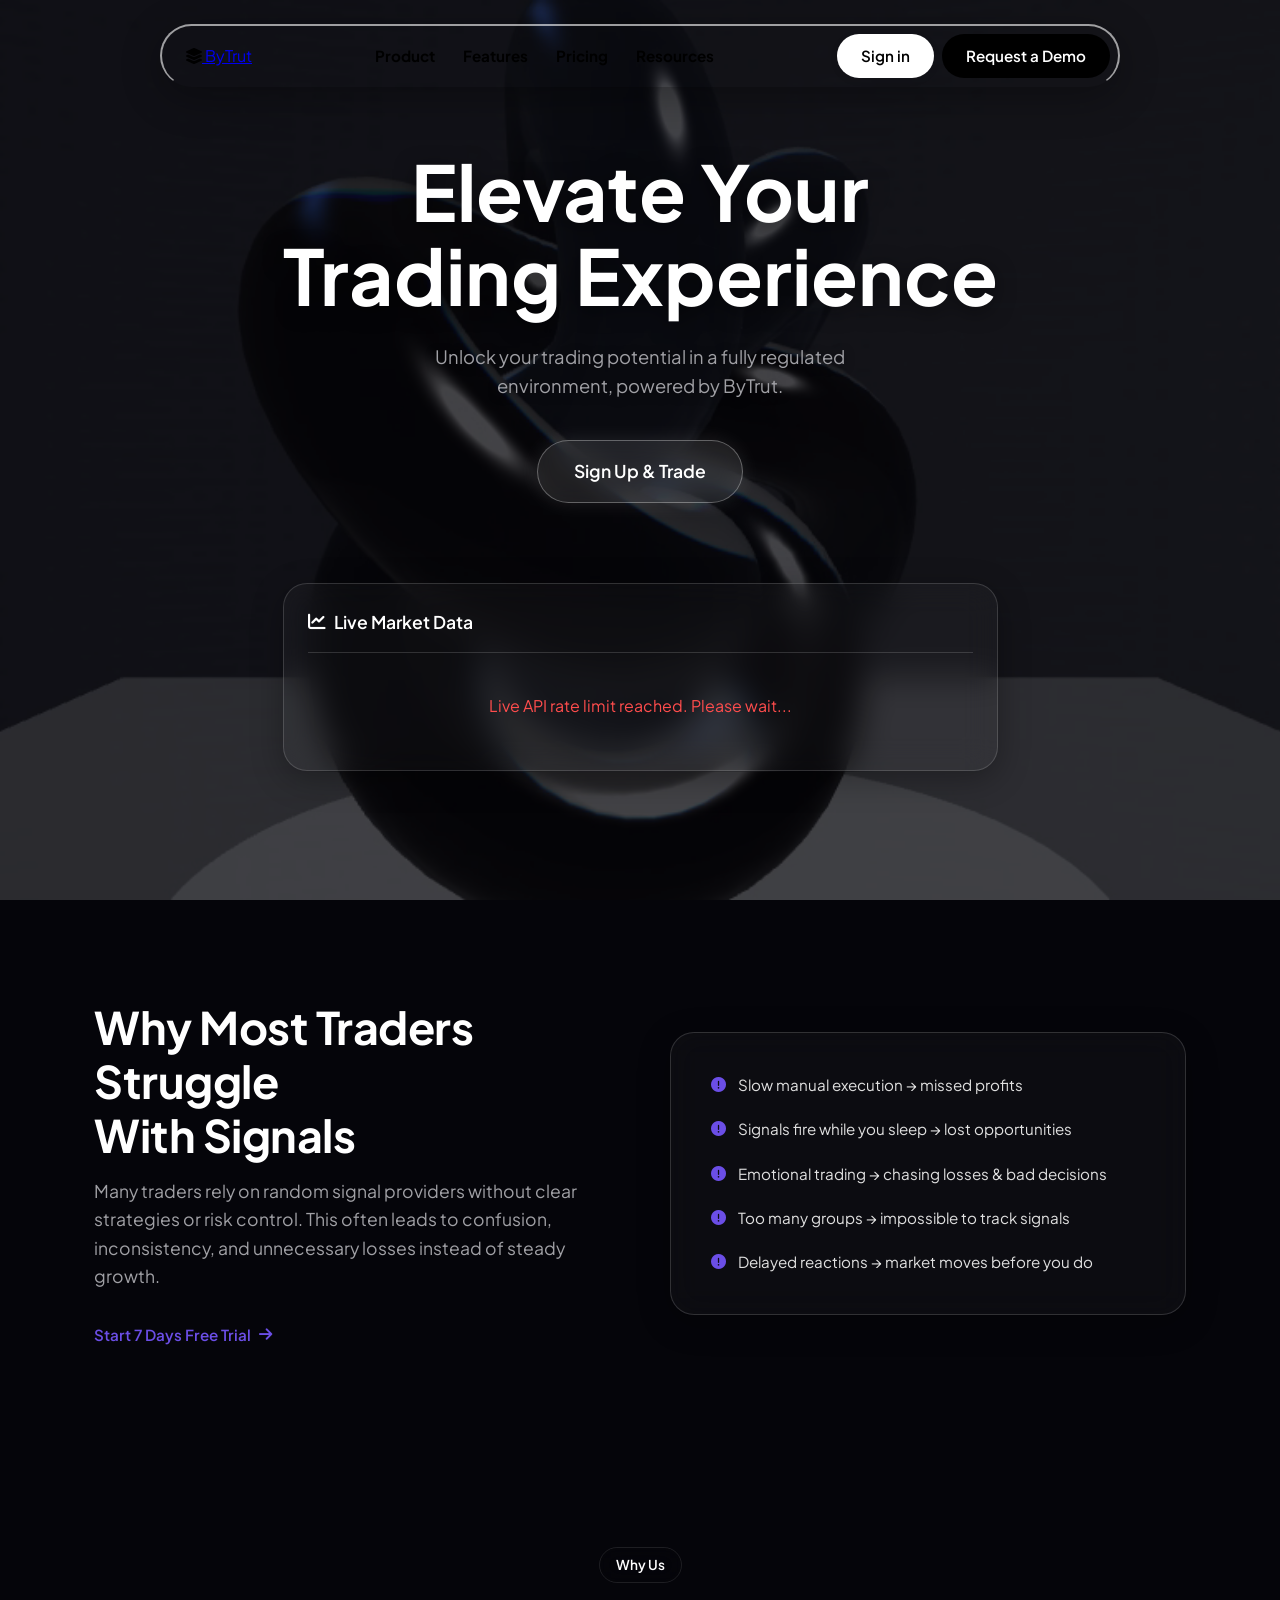
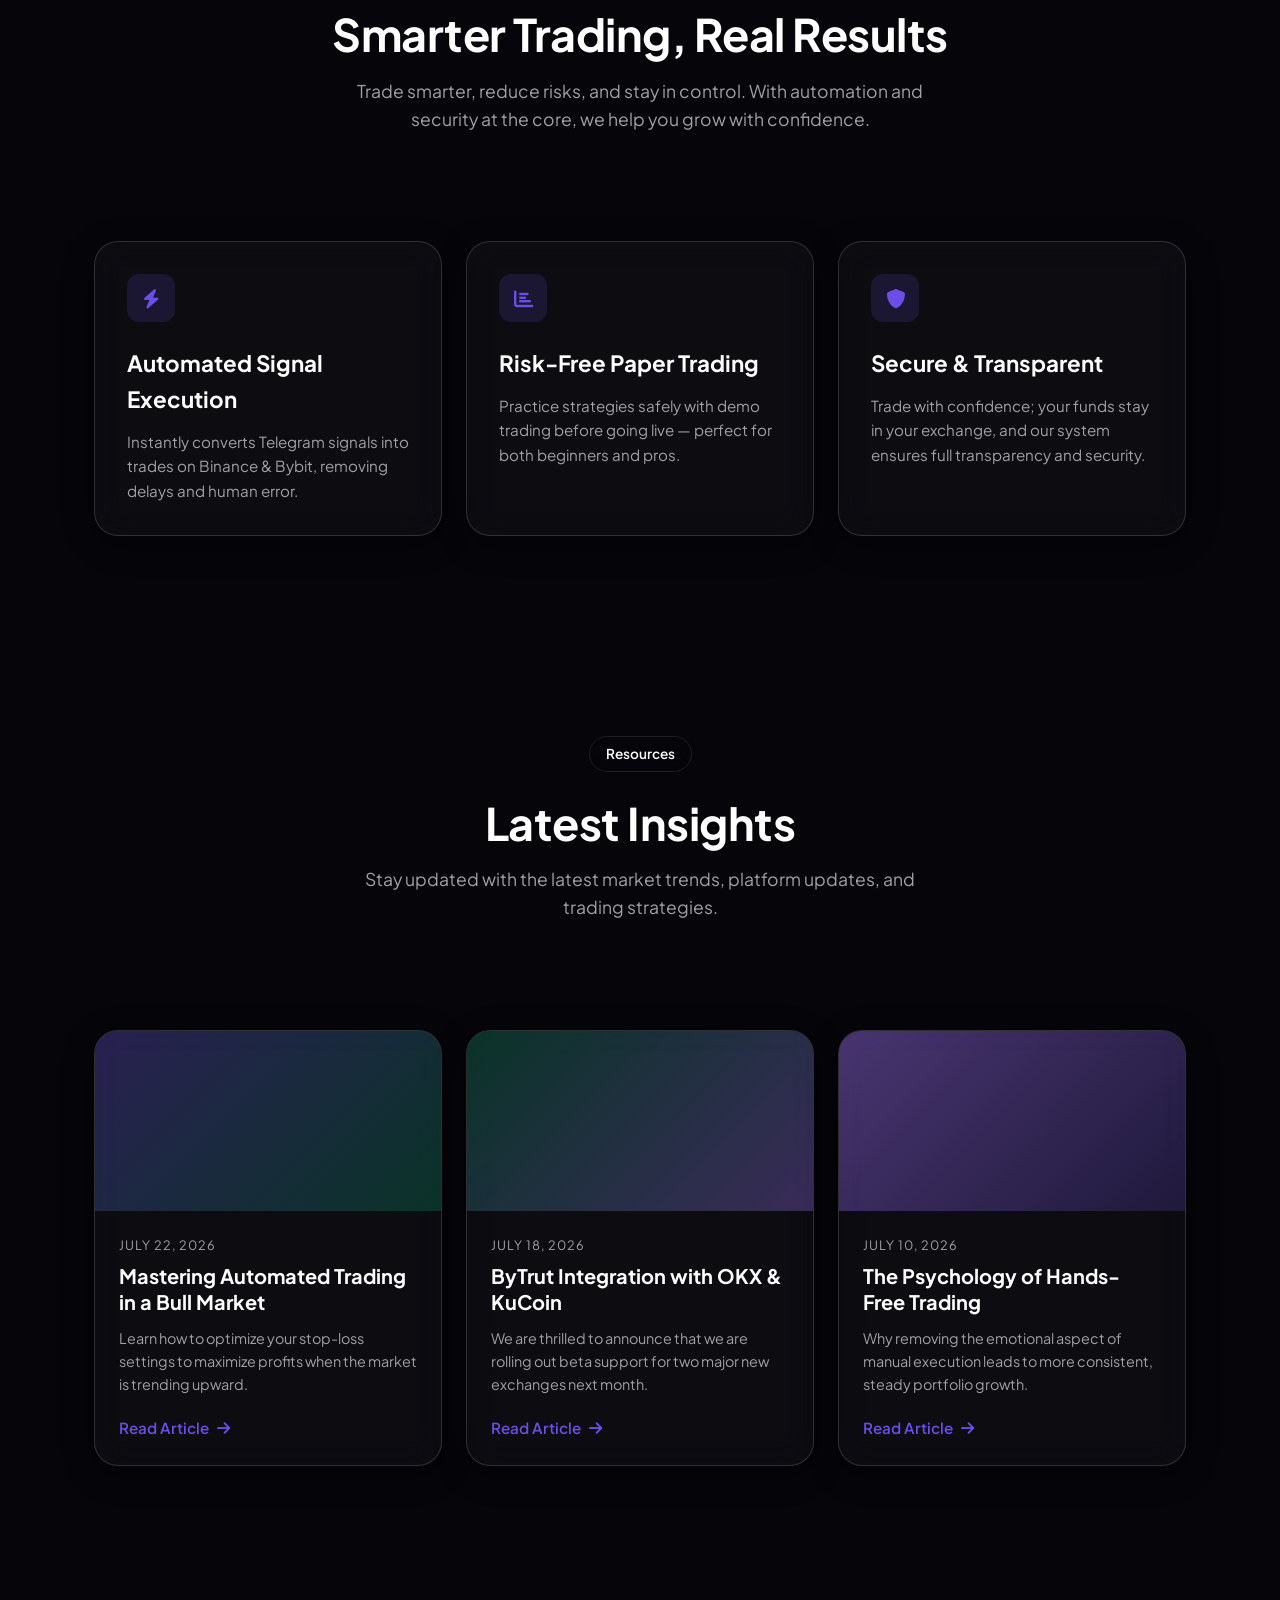
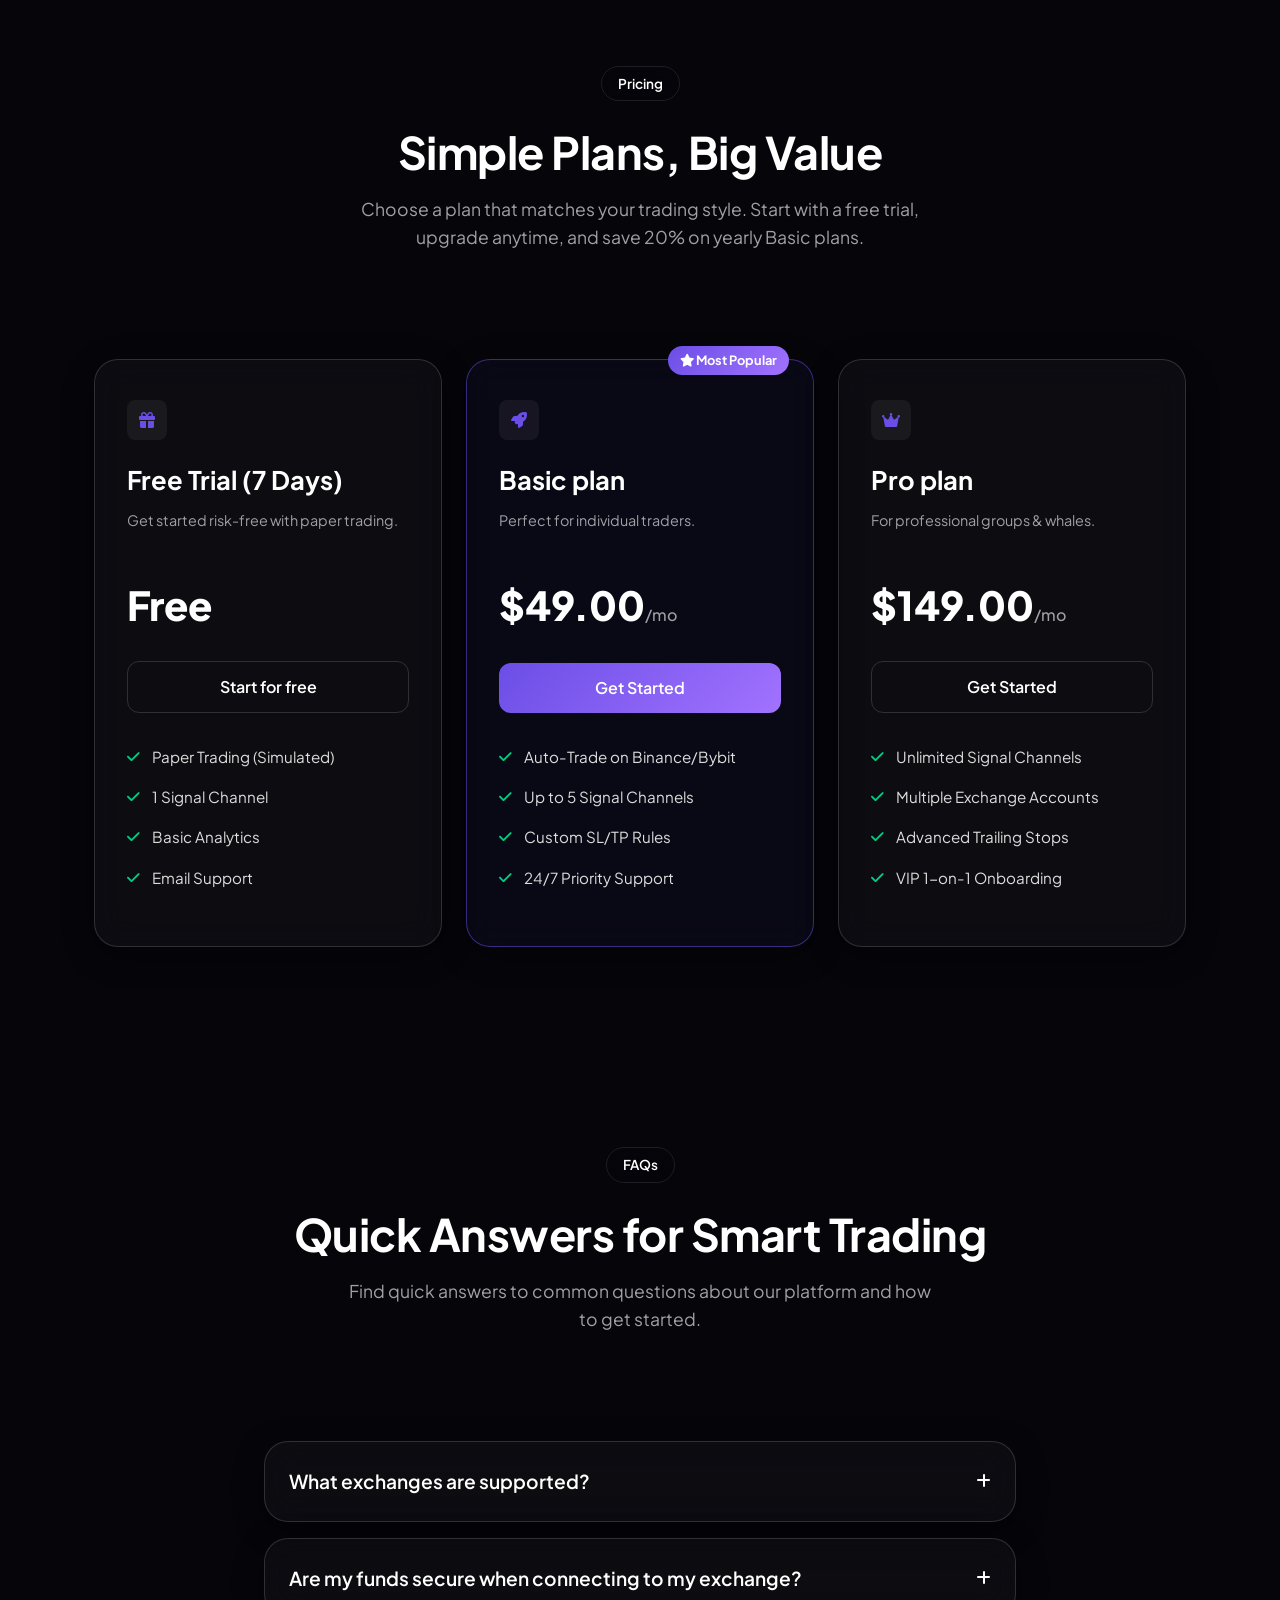
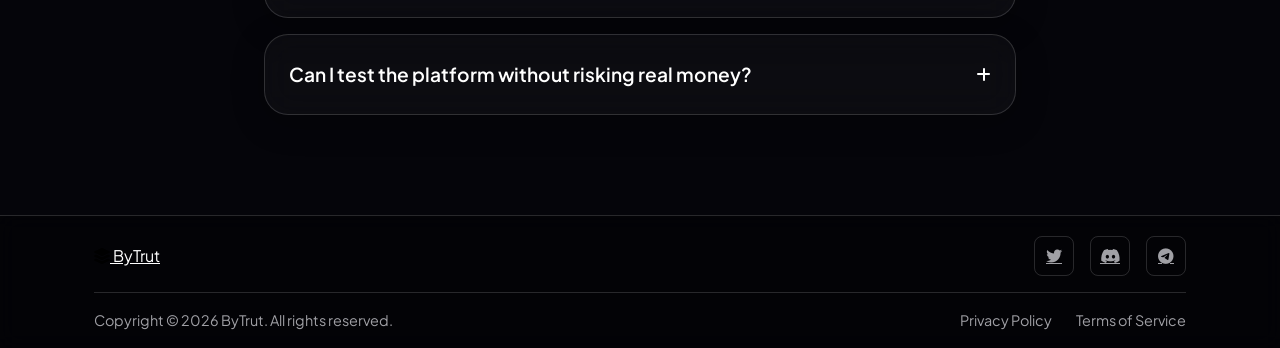
<file: index.html>
<!DOCTYPE html>
<html lang="en">
<head>
    <meta charset="UTF-8">
    <meta name="viewport" content="width=device-width, initial-scale=1.0, maximum-scale=1.0, user-scalable=yes">
    <title>ByTrut • Elevate Your Trading Experience</title>
    <!-- Font Awesome Icons -->
    <link rel="stylesheet" href="https://cdnjs.cloudflare.com/ajax/libs/font-awesome/6.0.0-beta3/css/all.min.css">
    <!-- Local CSS -->
    <link rel="stylesheet" href="style.css">
</head>
<body>

<!-- Video Background -->
<video autoplay loop muted playsinline id="bg-video">
    <source src="3d-glass-spin-animation-1784720254450.webm" type="video/webm">
</video>
<div class="video-overlay"></div>

<!-- Navigation (Pill Header) -->
<nav class="navbar">
    <div class="nav-container">
        <a href="index.html" class="logo">
            <span class="logo-icon"><i class="fas fa-layer-group"></i></span>
            ByTrut
        </a>
        <div class="nav-links" id="nav-links">
            <a href="#features">Product</a>
            <a href="#features">Features</a>
            <a href="#pricing">Pricing</a>
            <a href="#blog">Resources</a>
        </div>
        <div class="nav-buttons" id="nav-buttons">
            <a href="#pricing" class="nav-btn-outline">Sign in</a>
            <a href="#pricing" class="nav-btn-solid">Request a Demo</a>
        </div>
        <div class="mobile-menu-btn" id="mobile-menu-btn">
            <i class="fas fa-bars"></i>
        </div>
    </div>
</nav>

<main>
    <!-- Hero -->
    <section class="hero">
        <div class="container hero-content">
            <h1 class="reveal">Elevate Your<br>Trading Experience</h1>
            <p class="reveal" style="transition-delay: 0.1s;">Unlock your trading potential in a fully regulated<br>environment, powered by ByTrut.</p>
            <div class="hero-actions reveal" style="transition-delay: 0.2s;">
                <a href="#pricing" class="btn btn-glass-glow">Sign Up & Trade</a>
            </div>
            
            <!-- Live Crypto Prices -->
            <div class="crypto-ticker-wrapper glass-card reveal" style="transition-delay: 0.3s;">
                <div class="crypto-header">
                    <h3><i class="fas fa-chart-line"></i> Live Market Data</h3>
                </div>
                <div id="crypto-ticker" class="crypto-ticker">
                    <div class="loading-prices">Fetching live data...</div>
                </div>
            </div>
        </div>
    </section>

    <!-- Why Most Traders Struggle -->
    <section id="struggle">
        <div class="container">
            <div class="struggle-grid">
                <div class="reveal">
                    <h2 class="section-title">Why Most Traders Struggle<br>With Signals</h2>
                    <p class="section-subtitle">Many traders rely on random signal providers without clear strategies or risk control. This often leads to confusion, inconsistency, and unnecessary losses instead of steady growth.</p>
                    <a href="#pricing" class="link-arrow">Start 7 Days Free Trial <i class="fas fa-arrow-right"></i></a>
                </div>
                <div class="reveal struggle-list-card glass-card">
                    <ul class="struggle-list">
                        <li><i class="fas fa-exclamation-circle"></i> Slow manual execution → missed profits</li>
                        <li><i class="fas fa-exclamation-circle"></i> Signals fire while you sleep → lost opportunities</li>
                        <li><i class="fas fa-exclamation-circle"></i> Emotional trading → chasing losses & bad decisions</li>
                        <li><i class="fas fa-exclamation-circle"></i> Too many groups → impossible to track signals</li>
                        <li><i class="fas fa-exclamation-circle"></i> Delayed reactions → market moves before you do</li>
                    </ul>
                </div>
            </div>
        </div>
    </section>

    <!-- Smarter Trading -->
    <section id="features">
        <div class="container">
            <div class="reveal section-header">
                <span class="badge badge-outline">Why Us</span>
                <h2 class="section-title">Smarter Trading, Real Results</h2>
                <p class="section-subtitle center">Trade smarter, reduce risks, and stay in control. With automation and security at the core, we help you grow with confidence.</p>
            </div>
            <div class="cards-grid">
                <div class="feature-card glass-card reveal">
                    <div class="icon-wrapper"><i class="fas fa-bolt"></i></div>
                    <h3>Automated Signal Execution</h3>
                    <p>Instantly converts Telegram signals into trades on Binance & Bybit, removing delays and human error.</p>
                </div>
                <div class="feature-card glass-card reveal" style="transition-delay: 0.1s;">
                    <div class="icon-wrapper"><i class="fas fa-chart-bar"></i></div>
                    <h3>Risk-Free Paper Trading</h3>
                    <p>Practice strategies safely with demo trading before going live — perfect for both beginners and pros.</p>
                </div>
                <div class="feature-card glass-card reveal" style="transition-delay: 0.2s;">
                    <div class="icon-wrapper"><i class="fas fa-shield-alt"></i></div>
                    <h3>Secure & Transparent</h3>
                    <p>Trade with confidence; your funds stay in your exchange, and our system ensures full transparency and security.</p>
                </div>
            </div>
        </div>
    </section>

    <!-- Blog Section -->
    <section id="blog">
        <div class="container">
            <div class="reveal section-header">
                <span class="badge badge-outline">Resources</span>
                <h2 class="section-title">Latest Insights</h2>
                <p class="section-subtitle center">Stay updated with the latest market trends, platform updates, and trading strategies.</p>
            </div>
            <div class="cards-grid">
                <a href="blog.html#post1" class="blog-card glass-card reveal">
                    <div class="blog-img" style="background: linear-gradient(135deg, rgba(107,78,230,0.3), rgba(0,208,132,0.2));"></div>
                    <div class="blog-content">
                        <span class="blog-date">July 22, 2026</span>
                        <h3>Mastering Automated Trading in a Bull Market</h3>
                        <p>Learn how to optimize your stop-loss settings to maximize profits when the market is trending upward.</p>
                        <span class="link-arrow">Read Article <i class="fas fa-arrow-right"></i></span>
                    </div>
                </a>
                <a href="blog.html#post2" class="blog-card glass-card reveal" style="transition-delay: 0.1s;">
                    <div class="blog-img" style="background: linear-gradient(135deg, rgba(0,208,132,0.2), rgba(162,114,255,0.3));"></div>
                    <div class="blog-content">
                        <span class="blog-date">July 18, 2026</span>
                        <h3>ByTrut Integration with OKX & KuCoin</h3>
                        <p>We are thrilled to announce that we are rolling out beta support for two major new exchanges next month.</p>
                        <span class="link-arrow">Read Article <i class="fas fa-arrow-right"></i></span>
                    </div>
                </a>
                <a href="blog.html#post3" class="blog-card glass-card reveal" style="transition-delay: 0.2s;">
                    <div class="blog-img" style="background: linear-gradient(135deg, rgba(162,114,255,0.4), rgba(107,78,230,0.2));"></div>
                    <div class="blog-content">
                        <span class="blog-date">July 10, 2026</span>
                        <h3>The Psychology of Hands-Free Trading</h3>
                        <p>Why removing the emotional aspect of manual execution leads to more consistent, steady portfolio growth.</p>
                        <span class="link-arrow">Read Article <i class="fas fa-arrow-right"></i></span>
                    </div>
                </a>
            </div>
        </div>
    </section>

    <!-- Pricing -->
    <section id="pricing">
        <div class="container">
            <div class="reveal section-header">
                <span class="badge badge-outline">Pricing</span>
                <h2 class="section-title">Simple Plans, Big Value</h2>
                <p class="section-subtitle center">Choose a plan that matches your trading style. Start with a free trial, upgrade anytime, and save 20% on yearly Basic plans.</p>
            </div>
            <div class="pricing-grid">
                <div class="pricing-card glass-card reveal">
                    <div class="plan-icon"><i class="fas fa-gift"></i></div>
                    <h3>Free Trial (7 Days)</h3>
                    <p class="plan-desc">Get started risk-free with paper trading.</p>
                    <div class="price">Free</div>
                    <a href="#" class="btn btn-outline-full">Start for free</a>
                    <ul class="pricing-features">
                        <li><i class="fas fa-check"></i> Paper Trading (Simulated)</li>
                        <li><i class="fas fa-check"></i> 1 Signal Channel</li>
                        <li><i class="fas fa-check"></i> Basic Analytics</li>
                        <li><i class="fas fa-check"></i> Email Support</li>
                    </ul>
                </div>
                <div class="pricing-card glass-card highlight reveal" style="transition-delay: 0.1s;">
                    <span class="best-value"><i class="fas fa-star"></i> Most Popular</span>
                    <div class="plan-icon"><i class="fas fa-rocket"></i></div>
                    <h3>Basic plan</h3>
                    <p class="plan-desc">Perfect for individual traders.</p>
                    <div class="price">$49.00<span>/mo</span></div>
                    <a href="#" class="btn btn-primary-full">Get Started</a>
                    <ul class="pricing-features">
                        <li><i class="fas fa-check"></i> Auto-Trade on Binance/Bybit</li>
                        <li><i class="fas fa-check"></i> Up to 5 Signal Channels</li>
                        <li><i class="fas fa-check"></i> Custom SL/TP Rules</li>
                        <li><i class="fas fa-check"></i> 24/7 Priority Support</li>
                    </ul>
                </div>
                <div class="pricing-card glass-card reveal" style="transition-delay: 0.2s;">
                    <div class="plan-icon"><i class="fas fa-crown"></i></div>
                    <h3>Pro plan</h3>
                    <p class="plan-desc">For professional groups & whales.</p>
                    <div class="price">$149.00<span>/mo</span></div>
                    <a href="#" class="btn btn-outline-full">Get Started</a>
                    <ul class="pricing-features">
                        <li><i class="fas fa-check"></i> Unlimited Signal Channels</li>
                        <li><i class="fas fa-check"></i> Multiple Exchange Accounts</li>
                        <li><i class="fas fa-check"></i> Advanced Trailing Stops</li>
                        <li><i class="fas fa-check"></i> VIP 1-on-1 Onboarding</li>
                    </ul>
                </div>
            </div>
        </div>
    </section>

    <!-- FAQ -->
    <section id="faq">
        <div class="container faq-wrapper">
            <div class="reveal section-header">
                <span class="badge badge-outline">FAQs</span>
                <h2 class="section-title">Quick Answers for Smart Trading</h2>
                <p class="section-subtitle center">Find quick answers to common questions about our platform and how to get started.</p>
            </div>

            <div class="faq-list">
                <div class="faq-row glass-card reveal">
                    <div class="faq-question">
                        <h4>What exchanges are supported?</h4>
                        <i class="fas fa-plus"></i>
                    </div>
                    <div class="faq-answer">
                        <p>We currently support Binance and Bybit for automated trading. We are working on adding OKX and KuCoin in the near future.</p>
                    </div>
                </div>
                <div class="faq-row glass-card reveal">
                    <div class="faq-question">
                        <h4>Are my funds secure when connecting to my exchange?</h4>
                        <i class="fas fa-plus"></i>
                    </div>
                    <div class="faq-answer">
                        <p>Yes. We use API keys that only have 'Trade' permissions. We never ask for or require 'Withdrawal' permissions, meaning your funds can never leave your exchange account.</p>
                    </div>
                </div>
                <div class="faq-row glass-card reveal">
                    <div class="faq-question">
                        <h4>Can I test the platform without risking real money?</h4>
                        <i class="fas fa-plus"></i>
                    </div>
                    <div class="faq-answer">
                        <p>Absolutely. We offer a full Paper Trading mode during your 7-day free trial so you can see how the automation performs with virtual funds.</p>
                    </div>
                </div>
            </div>
        </div>
    </section>
</main>

<footer>
    <div class="container">
        <div class="footer-top">
            <a href="#" class="logo footer-logo">
                <span class="logo-icon"><i class="fas fa-layer-group"></i></span>
                ByTrut
            </a>
            <div class="footer-socials">
                <a href="#"><i class="fab fa-twitter"></i></a>
                <a href="#"><i class="fab fa-discord"></i></a>
                <a href="#"><i class="fab fa-telegram"></i></a>
            </div>
        </div>
        <div class="footer-bottom">
            <span>Copyright © 2026 ByTrut. All rights reserved.</span>
            <div class="footer-links">
                <a href="#">Privacy Policy</a>
                <a href="#">Terms of Service</a>
            </div>
        </div>
    </div>
</footer>

<!-- Local JS -->
<script src="script.js"></script>
</body>
</html>
</file>
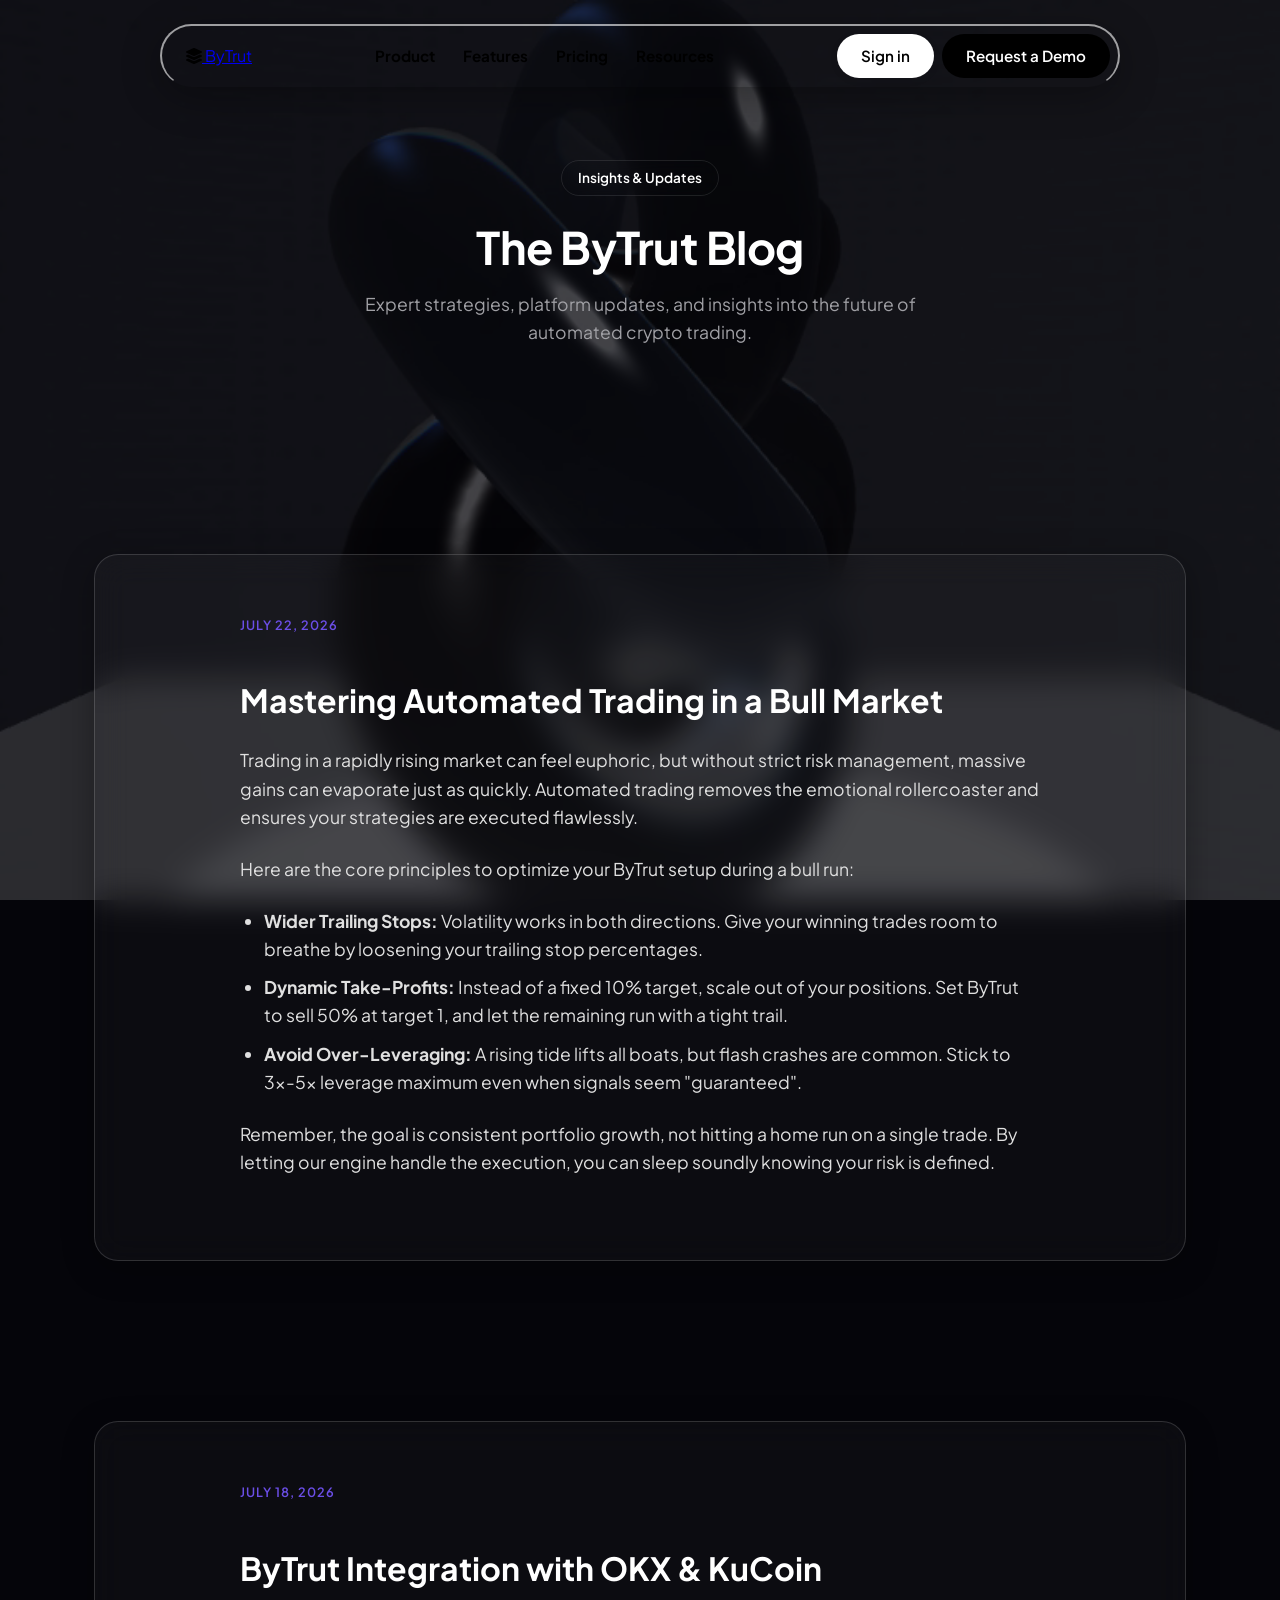
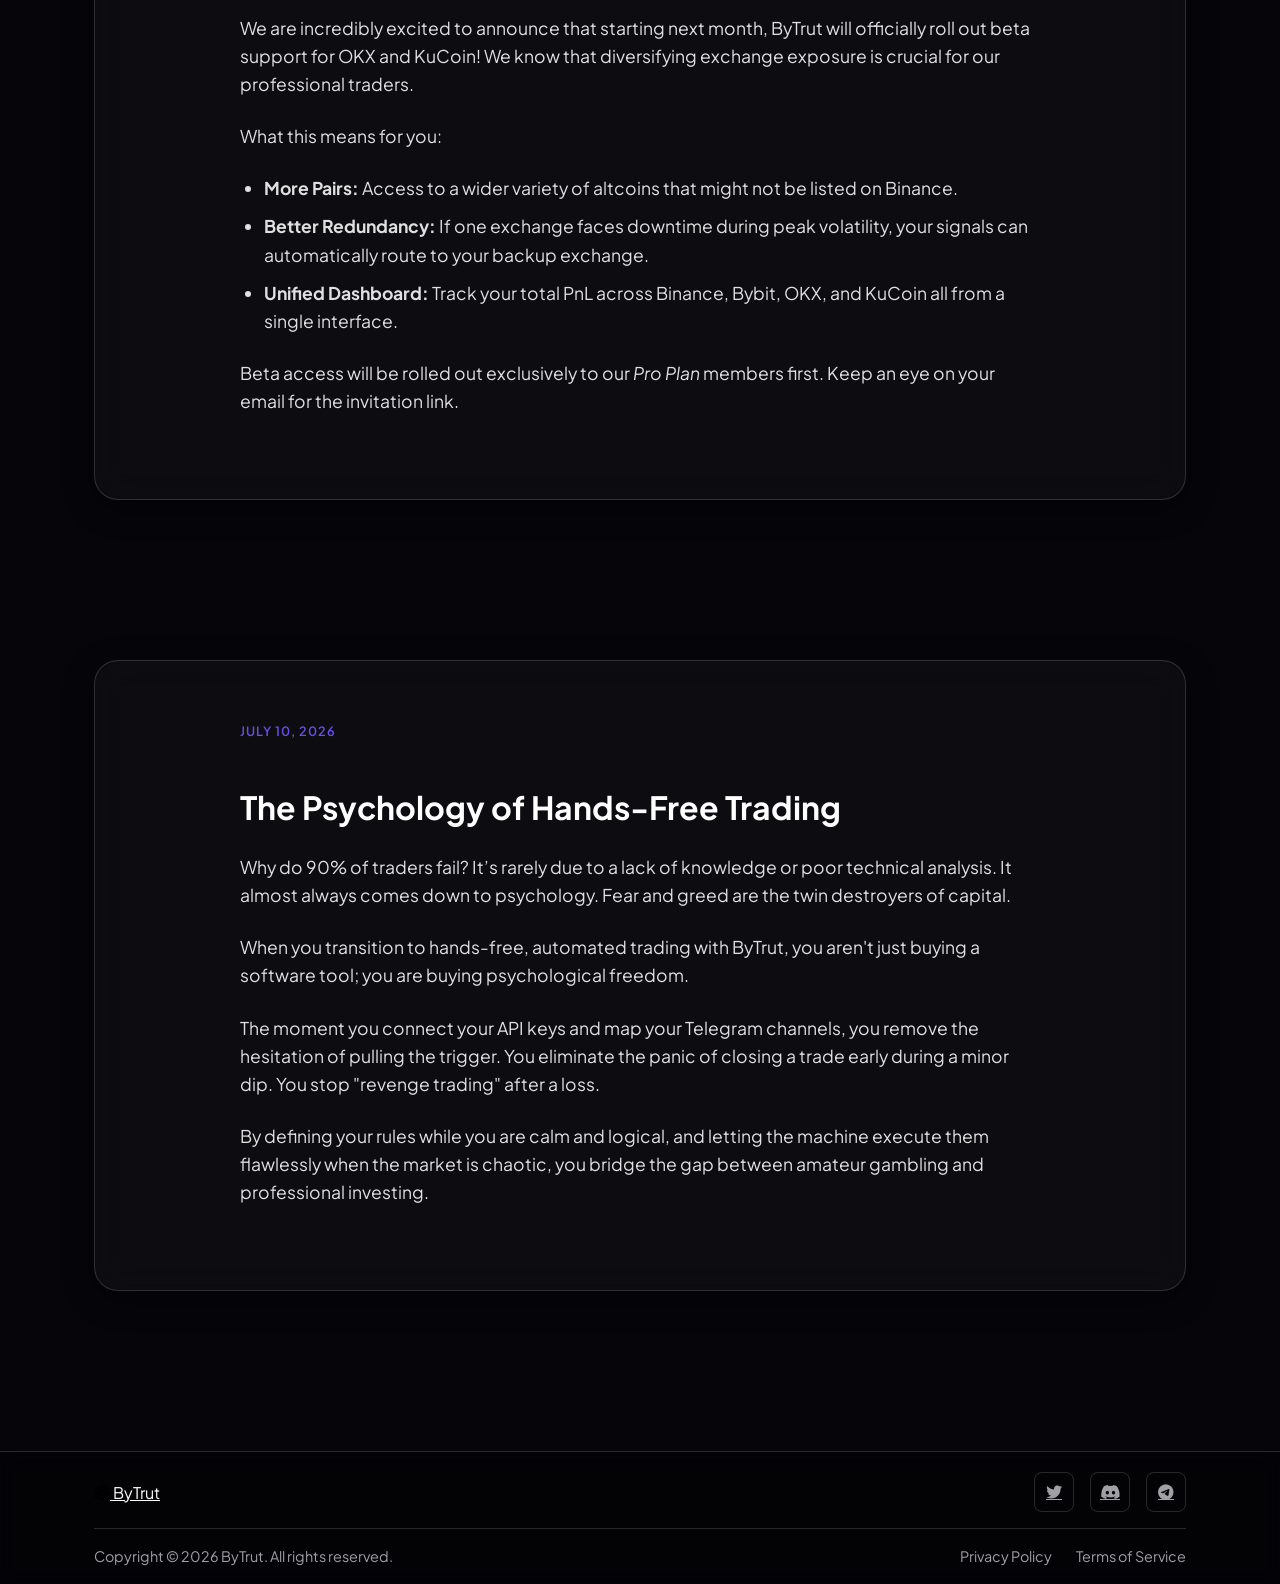
<file: blog.html>
<!DOCTYPE html>
<html lang="en">
<head>
    <meta charset="UTF-8">
    <meta name="viewport" content="width=device-width, initial-scale=1.0, maximum-scale=1.0, user-scalable=yes">
    <title>Blog • ByTrut</title>
    <!-- Font Awesome Icons -->
    <link rel="stylesheet" href="https://cdnjs.cloudflare.com/ajax/libs/font-awesome/6.0.0-beta3/css/all.min.css">
    <!-- Local CSS -->
    <link rel="stylesheet" href="style.css">
</head>
<body>

<!-- Video Background -->
<video autoplay loop muted playsinline id="bg-video">
    <source src="3d-glass-spin-animation-1784720254450.webm" type="video/webm">
</video>
<div class="video-overlay"></div>

<!-- Navigation (Pill Header) -->
<nav class="navbar">
    <div class="nav-container">
        <a href="index.html" class="logo">
            <span class="logo-icon"><i class="fas fa-layer-group"></i></span>
            ByTrut
        </a>
        <div class="nav-links" id="nav-links">
            <a href="index.html#features">Product</a>
            <a href="index.html#features">Features</a>
            <a href="index.html#pricing">Pricing</a>
            <a href="index.html#blog">Resources</a>
        </div>
        <div class="nav-buttons" id="nav-buttons">
            <a href="index.html#pricing" class="nav-btn-outline">Sign in</a>
            <a href="index.html#pricing" class="nav-btn-solid">Request a Demo</a>
        </div>
        <div class="mobile-menu-btn" id="mobile-menu-btn">
            <i class="fas fa-bars"></i>
        </div>
    </div>
</nav>

<main>
    <section class="blog-post-hero">
        <div class="container">
            <span class="badge badge-outline">Insights & Updates</span>
            <h1 class="section-title">The ByTrut Blog</h1>
            <p class="section-subtitle center">Expert strategies, platform updates, and insights into the future of automated crypto trading.</p>
        </div>
    </section>

    <section id="post1" style="padding-top: 0;">
        <div class="container">
            <div class="glass-card" style="padding: 60px; margin-bottom: 60px;">
                <div class="blog-post-content reveal">
                    <span class="blog-date" style="color: var(--primary); font-weight: 600; display: block; margin-bottom: 16px;">July 22, 2026</span>
                    <h2>Mastering Automated Trading in a Bull Market</h2>
                    <p>Trading in a rapidly rising market can feel euphoric, but without strict risk management, massive gains can evaporate just as quickly. Automated trading removes the emotional rollercoaster and ensures your strategies are executed flawlessly.</p>
                    <p>Here are the core principles to optimize your ByTrut setup during a bull run:</p>
                    <ul>
                        <li><strong>Wider Trailing Stops:</strong> Volatility works in both directions. Give your winning trades room to breathe by loosening your trailing stop percentages.</li>
                        <li><strong>Dynamic Take-Profits:</strong> Instead of a fixed 10% target, scale out of your positions. Set ByTrut to sell 50% at target 1, and let the remaining run with a tight trail.</li>
                        <li><strong>Avoid Over-Leveraging:</strong> A rising tide lifts all boats, but flash crashes are common. Stick to 3x-5x leverage maximum even when signals seem "guaranteed".</li>
                    </ul>
                    <p>Remember, the goal is consistent portfolio growth, not hitting a home run on a single trade. By letting our engine handle the execution, you can sleep soundly knowing your risk is defined.</p>
                </div>
            </div>
        </div>
    </section>

    <section id="post2" style="padding-top: 0;">
        <div class="container">
            <div class="glass-card" style="padding: 60px; margin-bottom: 60px;">
                <div class="blog-post-content reveal">
                    <span class="blog-date" style="color: var(--primary); font-weight: 600; display: block; margin-bottom: 16px;">July 18, 2026</span>
                    <h2>ByTrut Integration with OKX & KuCoin</h2>
                    <p>We are incredibly excited to announce that starting next month, ByTrut will officially roll out beta support for OKX and KuCoin! We know that diversifying exchange exposure is crucial for our professional traders.</p>
                    <p>What this means for you:</p>
                    <ul>
                        <li><strong>More Pairs:</strong> Access to a wider variety of altcoins that might not be listed on Binance.</li>
                        <li><strong>Better Redundancy:</strong> If one exchange faces downtime during peak volatility, your signals can automatically route to your backup exchange.</li>
                        <li><strong>Unified Dashboard:</strong> Track your total PnL across Binance, Bybit, OKX, and KuCoin all from a single interface.</li>
                    </ul>
                    <p>Beta access will be rolled out exclusively to our <em>Pro Plan</em> members first. Keep an eye on your email for the invitation link.</p>
                </div>
            </div>
        </div>
    </section>

    <section id="post3" style="padding-top: 0;">
        <div class="container">
            <div class="glass-card" style="padding: 60px; margin-bottom: 60px;">
                <div class="blog-post-content reveal">
                    <span class="blog-date" style="color: var(--primary); font-weight: 600; display: block; margin-bottom: 16px;">July 10, 2026</span>
                    <h2>The Psychology of Hands-Free Trading</h2>
                    <p>Why do 90% of traders fail? It’s rarely due to a lack of knowledge or poor technical analysis. It almost always comes down to psychology. Fear and greed are the twin destroyers of capital.</p>
                    <p>When you transition to hands-free, automated trading with ByTrut, you aren't just buying a software tool; you are buying psychological freedom.</p>
                    <p>The moment you connect your API keys and map your Telegram channels, you remove the hesitation of pulling the trigger. You eliminate the panic of closing a trade early during a minor dip. You stop "revenge trading" after a loss.</p>
                    <p>By defining your rules while you are calm and logical, and letting the machine execute them flawlessly when the market is chaotic, you bridge the gap between amateur gambling and professional investing.</p>
                </div>
            </div>
        </div>
    </section>
</main>

<footer>
    <div class="container">
        <div class="footer-top">
            <a href="index.html" class="logo footer-logo">
                <span class="logo-icon"><i class="fas fa-layer-group"></i></span>
                ByTrut
            </a>
            <div class="footer-socials">
                <a href="#"><i class="fab fa-twitter"></i></a>
                <a href="#"><i class="fab fa-discord"></i></a>
                <a href="#"><i class="fab fa-telegram"></i></a>
            </div>
        </div>
        <div class="footer-bottom">
            <span>Copyright © 2026 ByTrut. All rights reserved.</span>
            <div class="footer-links">
                <a href="#">Privacy Policy</a>
                <a href="#">Terms of Service</a>
            </div>
        </div>
    </div>
</footer>

<!-- Local JS -->
<script src="script.js"></script>
</body>
</html>
</file>
<file: style.css>
/* ----- CSS Variables & Reset ----- */
@import url('https://fonts.googleapis.com/css2?family=Plus+Jakarta+Sans:wght@400;500;600;700;800&display=swap');

* {
    margin: 0;
    padding: 0;
    box-sizing: border-box;
}

html {
    scroll-behavior: smooth;
}

:root {
    --background: #05050a;
    --foreground: #ffffff;
    --card: rgba(255, 255, 255, 0.03);
    --card-border: rgba(255, 255, 255, 0.15);
    --primary: #6b4ee6;
    --primary-gradient: linear-gradient(135deg, #6b4ee6 0%, #a272ff 100%);
    --accent-green: #00d084;
    --muted: #a0a0a5;
    --radius: 24px;
}

body {
    font-family: 'Plus Jakarta Sans', system-ui, -apple-system, sans-serif;
    background-color: var(--background);
    color: var(--foreground);
    line-height: 1.6;
    -webkit-font-smoothing: antialiased;
    overflow-x: hidden;
    position: relative;
}

/* ----- Video Background ----- */
#bg-video {
    position: fixed;
    top: 50%;
    left: 50%;
    min-width: 100%;
    min-height: 100%;
    width: auto;
    height: auto;
    z-index: -2;
    transform: translateX(-50%) translateY(-50%);
    object-fit: cover;
}
.video-overlay {
    position: fixed;
    inset: 0;
    background: rgba(5, 5, 10, 0.75); /* Dark overlay to make text readable */
    z-index: -1;
    pointer-events: none;
}

.container {
    max-width: 1140px;
    margin: 0 auto;
    padding: 0 24px;
    position: relative;
    z-index: 1;
}

/* ----- Typography ----- */
h1, h2, h3, h4, .logo {
    font-family: 'Plus Jakarta Sans', sans-serif;
}

.section-title {
    font-size: 2.8rem;
    font-weight: 700;
    margin-bottom: 16px;
    line-height: 1.2;
    letter-spacing: -0.5px;
}

.section-subtitle {
    font-size: 1.1rem;
    color: var(--muted);
    max-width: 600px;
    margin-bottom: 32px;
}

.section-subtitle.center {
    margin: 0 auto 48px;
}

.section-header {
    text-align: center;
    margin-bottom: 60px;
    display: flex;
    flex-direction: column;
    align-items: center;
}

/* ----- Glassmorphism ----- */
.glass-card {
    background: var(--card);
    border: 1px solid var(--card-border);
    backdrop-filter: blur(16px);
    -webkit-backdrop-filter: blur(16px);
    border-radius: var(--radius);
    box-shadow: 0 8px 32px 0 rgba(0, 0, 0, 0.3);
}

/* ----- Badges ----- */
.badge {
    display: inline-flex;
    align-items: center;
    gap: 8px;
    background: rgba(255, 255, 255, 0.05);
    color: var(--muted);
    padding: 6px 16px;
    border-radius: 40px;
    font-size: 0.85rem;
    font-weight: 600;
    border: 1px solid rgba(255, 255, 255, 0.1);
    margin-bottom: 24px;
    backdrop-filter: blur(10px);
}
.badge-outline {
    background: transparent;
    color: var(--foreground);
}

/* ----- Buttons & Button Animations ----- */
.btn {
    display: inline-flex;
    align-items: center;
    justify-content: center;
    gap: 8px;
    font-weight: 600;
    border-radius: 40px;
    transition: all 0.4s cubic-bezier(0.175, 0.885, 0.32, 1.275);
    cursor: pointer;
    text-decoration: none;
    white-space: nowrap;
    position: relative;
    overflow: hidden;
}
.btn:active {
    transform: scale(0.95);
}

.btn-primary {
    background: var(--primary-gradient);
    color: #fff;
    padding: 12px 28px;
    font-size: 1rem;
    border: none;
    box-shadow: 0 4px 15px rgba(107, 78, 230, 0.3);
}
.btn-primary:hover {
    transform: translateY(-3px) scale(1.05);
    box-shadow: 0 8px 25px rgba(107, 78, 230, 0.5);
}

.btn-glass-glow {
    background: rgba(255, 255, 255, 0.1);
    border: 1px solid rgba(255, 255, 255, 0.3);
    color: #fff;
    padding: 16px 36px;
    font-size: 1.1rem;
    backdrop-filter: blur(12px);
    box-shadow: 0 0 20px rgba(255, 255, 255, 0.1);
}
.btn-glass-glow:hover {
    background: rgba(255, 255, 255, 0.2);
    border-color: #fff;
    transform: scale(1.05);
    box-shadow: 0 0 30px rgba(255, 255, 255, 0.3), inset 0 0 10px rgba(255, 255, 255, 0.2);
}

.btn-outline {
    background: transparent;
    border: 1px solid var(--card-border);
    color: var(--foreground);
    padding: 12px 28px;
    font-size: 1rem;
}
.btn-outline:hover {
    background: rgba(255, 255, 255, 0.05);
    border-color: rgba(255, 255, 255, 0.3);
    transform: translateY(-2px);
}

.btn-sm {
    padding: 8px 20px;
    font-size: 0.9rem;
}

.btn-primary-full, .btn-outline-full {
    width: 100%;
    margin-top: auto;
    padding: 12px;
}
.btn-primary-full {
    background: var(--primary-gradient);
    color: #fff;
    border-radius: 12px;
    border: none;
}
.btn-primary-full:hover {
    transform: scale(1.03);
    box-shadow: 0 8px 20px rgba(107, 78, 230, 0.4);
}
.btn-outline-full {
    background: transparent;
    color: var(--foreground);
    border: 1px solid var(--card-border);
    border-radius: 12px;
}
.btn-outline-full:hover {
    background: rgba(255, 255, 255, 0.05);
    border-color: rgba(255, 255, 255, 0.3);
}

.link-arrow {
    color: var(--primary);
    text-decoration: none;
    font-weight: 600;
    display: inline-flex;
    align-items: center;
    gap: 8px;
    font-size: 0.95rem;
    transition: gap 0.3s, color 0.3s;
}
.link-arrow:hover {
    gap: 12px;
    color: #a272ff;
}

/* ----- Navbar (Pill Design) ----- */
.navbar {
    position: fixed;
    top: 24px;
    left: 50%;
    transform: translateX(-50%);
    z-index: 100;
    padding: 8px 8px 8px 24px;
    background: rgba(255, 255, 255, 0.95);
    backdrop-filter: blur(16px);
    -webkit-backdrop-filter: blur(16px);
    border: 2px solid rgba(255, 255, 255, 0.6);
    border-radius: 60px;
    box-shadow: 0 10px 40px rgba(0,0,0,0.3);
    width: 90%;
    max-width: 960px;
}

.nav-container {
    display: flex;
    align-items: center;
    justify-content: space-between;
}

.logo-icon {
    color: #000;
}

.footer-logo {
    color: #fff;
}

.mobile-menu-btn {
    display: none;
    font-size: 1.5rem;
    cursor: pointer;
    color: #000;
    padding: 8px 16px;
}

.nav-links {
    display: flex;
    align-items: center;
    gap: 28px;
}

.nav-links a:not(.nav-btn-solid):not(.nav-btn-outline) {
    color: #000;
    text-decoration: none;
    font-weight: 700;
    font-size: 0.95rem;
    transition: color 0.2s;
}
.nav-links a:not(.nav-btn-solid):not(.nav-btn-outline):hover {
    color: var(--primary);
}

.nav-buttons {
    display: flex;
    gap: 8px;
    align-items: center;
}

.nav-btn-outline {
    border: none;
    background: #fff;
    color: #000;
    padding: 10px 24px;
    border-radius: 40px;
    font-weight: 600;
    text-decoration: none;
    transition: all 0.3s ease;
    font-size: 0.95rem;
    box-shadow: 0 2px 10px rgba(0,0,0,0.05);
}
.nav-btn-outline:hover {
    background: #f5f5f5;
}
.nav-btn-outline:active {
    transform: scale(0.95);
}

.nav-btn-solid {
    background: #000;
    color: #fff;
    padding: 10px 24px;
    border-radius: 40px;
    font-weight: 600;
    text-decoration: none;
    transition: all 0.3s ease;
    font-size: 0.95rem;
}
.nav-btn-solid:hover {
    background: #222;
}
.nav-btn-solid:active {
    transform: scale(0.95);
}

/* ----- Sections Layout ----- */
section {
    padding: 100px 0;
}

/* ----- Hero ----- */
.hero {
    min-height: 100vh;
    display: flex;
    align-items: center;
    justify-content: center;
    position: relative;
    padding-top: 120px;
    text-align: center;
}

.hero-content {
    display: flex;
    flex-direction: column;
    align-items: center;
}

.hero h1 {
    font-size: clamp(3.5rem, 6vw, 5rem);
    line-height: 1.1;
    margin-bottom: 24px;
    text-shadow: 0 4px 20px rgba(0,0,0,0.5);
}

.hero p {
    font-size: 1.15rem;
    color: var(--muted);
    max-width: 600px;
    margin-bottom: 40px;
    text-shadow: 0 2px 10px rgba(0,0,0,0.5);
}

.hero-actions {
    display: flex;
    gap: 16px;
    margin-bottom: 80px;
}

/* ----- Crypto Ticker ----- */
.crypto-ticker-wrapper {
    width: 100%;
    max-width: 900px;
    padding: 24px;
}

.crypto-header {
    display: flex;
    justify-content: space-between;
    align-items: center;
    margin-bottom: 20px;
    padding-bottom: 16px;
    border-bottom: 1px solid var(--card-border);
}
.crypto-header h3 {
    font-size: 1.1rem;
    font-weight: 600;
    display: flex;
    align-items: center;
    gap: 8px;
}
.powered-by {
    font-size: 0.8rem;
    color: var(--muted);
}

.crypto-ticker {
    display: flex;
    gap: 16px;
    overflow-x: auto;
    padding-bottom: 8px;
    scrollbar-width: thin;
    scrollbar-color: rgba(255,255,255,0.2) transparent;
}
.crypto-ticker::-webkit-scrollbar { height: 4px; }
.crypto-ticker::-webkit-scrollbar-thumb {
    background-color: rgba(255,255,255,0.2);
    border-radius: 4px;
}

.loading-prices {
    width: 100%;
    text-align: center;
    color: var(--muted);
    padding: 20px 0;
}

.crypto-card {
    min-width: 180px;
    background: rgba(255,255,255,0.02);
    border: 1px solid rgba(255,255,255,0.05);
    border-radius: 12px;
    padding: 16px;
    display: flex;
    flex-direction: column;
    gap: 8px;
}
.crypto-card-header {
    display: flex;
    align-items: center;
    gap: 8px;
}
.crypto-card-header img {
    width: 24px;
    height: 24px;
    border-radius: 50%;
}
.crypto-symbol {
    font-weight: 700;
    font-size: 0.9rem;
}
.crypto-price {
    font-size: 1.2rem;
    font-weight: 600;
    font-family: monospace;
}
.crypto-change {
    font-size: 0.85rem;
    font-weight: 600;
}
.crypto-change.positive { color: var(--accent-green); }
.crypto-change.negative { color: #ff4d4d; }

/* ----- Grid Layouts ----- */
.cards-grid {
    display: grid;
    grid-template-columns: repeat(3, 1fr);
    gap: 24px;
}

/* ----- Feature Cards ----- */
.feature-card {
    padding: 32px;
    transition: transform 0.4s cubic-bezier(0.175, 0.885, 0.32, 1.275);
}
.feature-card:hover {
    transform: translateY(-10px);
    border-color: rgba(255, 255, 255, 0.3);
    box-shadow: 0 15px 40px rgba(0,0,0,0.4);
}

.icon-wrapper {
    width: 48px;
    height: 48px;
    background: rgba(107, 78, 230, 0.15);
    color: var(--primary);
    border-radius: 12px;
    display: flex;
    align-items: center;
    justify-content: center;
    font-size: 1.2rem;
    margin-bottom: 24px;
}

.feature-card h3 {
    font-size: 1.4rem;
    margin-bottom: 12px;
}
.feature-card p {
    color: var(--muted);
    font-size: 0.95rem;
}

/* ----- Struggle Section ----- */
.struggle-grid {
    display: grid;
    grid-template-columns: 1fr 1fr;
    gap: 60px;
    align-items: center;
}

.struggle-list-card {
    padding: 40px;
}

.struggle-list {
    list-style: none;
    display: flex;
    flex-direction: column;
    gap: 20px;
}

.struggle-list li {
    display: flex;
    align-items: flex-start;
    gap: 12px;
    color: #e0e0e0;
    font-size: 0.95rem;
}
.struggle-list i {
    color: var(--primary);
    margin-top: 4px;
}

/* ----- Blog Section ----- */
.blog-card {
    overflow: hidden;
    display: flex;
    flex-direction: column;
    transition: transform 0.4s ease;
    text-decoration: none;
    color: inherit;
}
.blog-card:hover {
    transform: translateY(-8px);
    border-color: rgba(255, 255, 255, 0.3);
}

.blog-img {
    height: 180px;
    width: 100%;
}
.blog-content {
    padding: 24px;
    display: flex;
    flex-direction: column;
    flex: 1;
}
.blog-date {
    font-size: 0.8rem;
    color: var(--muted);
    margin-bottom: 8px;
    text-transform: uppercase;
    letter-spacing: 1px;
}
.blog-content h3 {
    font-size: 1.25rem;
    margin-bottom: 12px;
    line-height: 1.3;
}
.blog-content p {
    color: var(--muted);
    font-size: 0.9rem;
    margin-bottom: 20px;
    flex: 1;
}

/* ----- Pricing ----- */
.pricing-grid {
    display: grid;
    grid-template-columns: repeat(3, 1fr);
    gap: 24px;
}

.pricing-card {
    padding: 40px 32px;
    display: flex;
    flex-direction: column;
    position: relative;
    transition: transform 0.4s ease;
}
.pricing-card:hover {
    transform: translateY(-8px);
    border-color: rgba(255, 255, 255, 0.3);
}
.pricing-card.highlight {
    border: 1px solid rgba(107, 78, 230, 0.5);
    background: rgba(107, 78, 230, 0.05);
}

.plan-icon {
    width: 40px;
    height: 40px;
    background: rgba(255, 255, 255, 0.05);
    border-radius: 8px;
    display: flex;
    align-items: center;
    justify-content: center;
    color: var(--primary);
    margin-bottom: 20px;
}
.best-value {
    position: absolute;
    top: -14px;
    right: 24px;
    background: var(--primary-gradient);
    color: #fff;
    padding: 4px 12px;
    border-radius: 20px;
    font-size: 0.8rem;
    font-weight: 700;
}

.pricing-card h3 { font-size: 1.6rem; margin-bottom: 8px; }
.plan-desc { color: var(--muted); font-size: 0.9rem; margin-bottom: 24px; min-height: 40px;}
.price { font-size: 2.5rem; font-weight: 800; margin-bottom: 24px; }
.price span { font-size: 1rem; color: var(--muted); font-weight: 500;}

.pricing-features {
    list-style: none;
    margin-top: 32px;
}
.pricing-features li {
    display: flex;
    align-items: center;
    gap: 12px;
    margin-bottom: 16px;
    color: #ddd;
    font-size: 0.95rem;
}
.pricing-features i { color: var(--accent-green); font-size: 0.9rem;}

/* ----- FAQ ----- */
.faq-wrapper { max-width: 800px; margin: 0 auto; }
.faq-list {
    display: flex;
    flex-direction: column;
    gap: 16px;
}
.faq-row {
    overflow: hidden;
    transition: background 0.3s;
}
.faq-row:hover {
    background: rgba(255, 255, 255, 0.06);
}
.faq-question {
    padding: 24px;
    display: flex;
    justify-content: space-between;
    align-items: center;
    cursor: pointer;
    font-weight: 600;
}
.faq-question h4 { font-size: 1.2rem; font-weight: 600;}
.faq-answer {
    padding: 0 24px;
    max-height: 0;
    overflow: hidden;
    transition: max-height 0.4s ease, padding 0.4s ease;
    color: var(--muted);
}
.faq-row.active .faq-answer {
    padding: 0 24px 24px;
    max-height: 200px;
}
.faq-row.active .faq-question i {
    transform: rotate(45deg);
    color: var(--primary);
    transition: transform 0.3s;
}
.faq-question i { transition: transform 0.3s; }

/* ----- Footer ----- */
footer {
    border-top: 1px solid var(--card-border);
    padding: 20px 0 16px;
    background: rgba(0,0,0,0.3);
    backdrop-filter: blur(10px);
}
.footer-top {
    display: flex;
    justify-content: space-between;
    align-items: center;
    margin-bottom: 16px;
}
.footer-socials {
    display: flex;
    gap: 16px;
}
.footer-socials a {
    width: 40px;
    height: 40px;
    border: 1px solid var(--card-border);
    border-radius: 8px;
    display: flex;
    align-items: center;
    justify-content: center;
    color: var(--muted);
    transition: all 0.2s;
}
.footer-socials a:hover { color: var(--foreground); background: rgba(255,255,255,0.1); transform: translateY(-3px);}
.footer-bottom {
    display: flex;
    justify-content: space-between;
    align-items: center;
    border-top: 1px solid var(--card-border);
    padding-top: 16px;
    color: var(--muted);
    font-size: 0.9rem;
}
.footer-links {
    display: flex;
    gap: 24px;
}
.footer-links a { color: var(--muted); text-decoration: none; transition: color 0.3s;}
.footer-links a:hover { color: var(--foreground); }

/* ----- Animations ----- */
.reveal {
    opacity: 0;
    transform: translateY(30px);
    transition: opacity 0.8s cubic-bezier(0.165, 0.84, 0.44, 1), transform 0.8s cubic-bezier(0.165, 0.84, 0.44, 1);
}
.reveal.visible {
    opacity: 1;
    transform: translateY(0);
}

/* ----- Responsive ----- */
@media (max-width: 992px) {
    .cards-grid, .pricing-grid { grid-template-columns: repeat(2, 1fr); }
    .struggle-grid { grid-template-columns: 1fr; }
    .hero h1 { font-size: 3rem; }
}

@media (max-width: 768px) {
    .cards-grid, .pricing-grid { grid-template-columns: 1fr; }
    .footer-top, .footer-bottom { flex-direction: column; gap: 20px; text-align: center;}
    .hero { padding-top: 100px; }
    .hero h1 { font-size: 2.5rem; }
    .navbar { 
        width: 95%; 
        border-radius: 24px; 
        padding: 12px 16px; 
        flex-direction: column;
    }
    .nav-container {
        width: 100%;
        display: flex;
        justify-content: space-between;
        align-items: center;
    }
    .mobile-menu-btn {
        display: block;
    }
    .nav-links, .nav-buttons {
        display: none;
        flex-direction: column;
        width: 100%;
        gap: 16px;
        padding-top: 16px;
        text-align: center;
    }
    .nav-links.active, .nav-buttons.active {
        display: flex;
    }
    .nav-buttons.active {
        border-top: 1px solid rgba(0,0,0,0.1);
        padding-top: 24px;
        margin-top: 16px;
    }
}

/* ----- Blog Post Page Specific ----- */
.blog-post-hero {
    padding-top: 160px;
    text-align: center;
    margin-bottom: 60px;
}
.blog-post-content {
    max-width: 800px;
    margin: 0 auto;
    font-size: 1.1rem;
    color: #e0e0e0;
}
.blog-post-content h2 {
    font-size: 2rem;
    margin: 40px 0 20px;
    color: #fff;
}
.blog-post-content p {
    margin-bottom: 24px;
}
.blog-post-content ul {
    margin-bottom: 24px;
    padding-left: 24px;
}
.blog-post-content li {
    margin-bottom: 10px;
}
</file>
